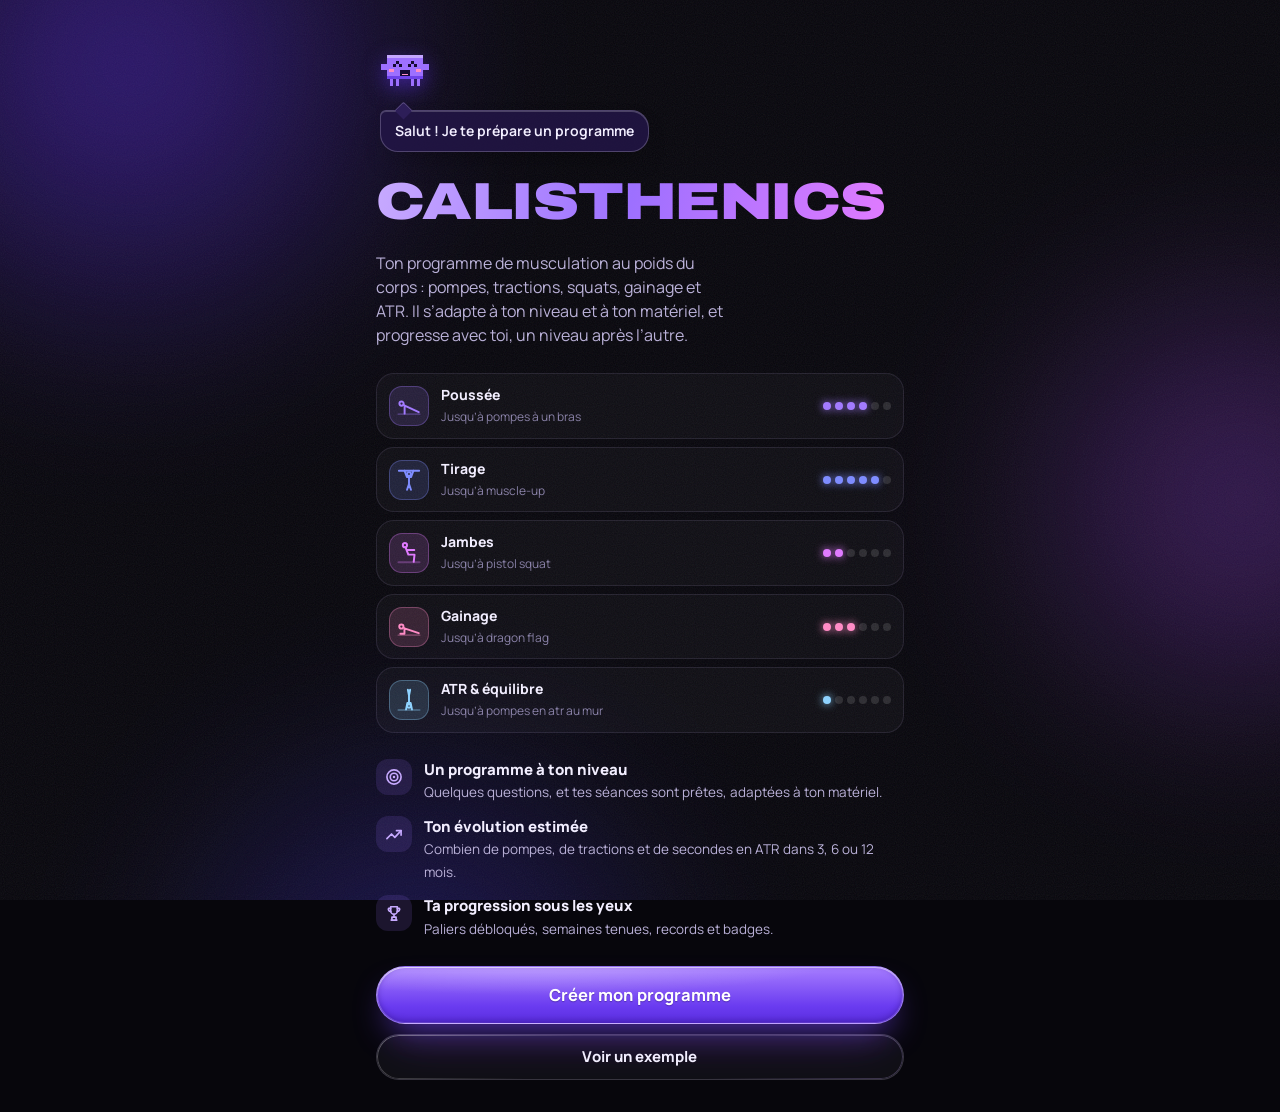
<file: index.html>
<!doctype html>
<html lang="fr">
<head>
<meta charset="utf-8">
<meta name="viewport" content="width=device-width, initial-scale=1, viewport-fit=cover">
<title>Calisthenics</title>
<meta name="description" content="Programme de calisthenics au poids du corps : pompes, tractions, ATR. Des niveaux à débloquer et ta progression sous les yeux.">
<meta name="theme-color" content="#07060c">
<meta name="apple-mobile-web-app-capable" content="yes">
<meta name="mobile-web-app-capable" content="yes">
<meta name="apple-mobile-web-app-status-bar-style" content="black-translucent">
<meta name="apple-mobile-web-app-title" content="Calisthenics">
<link rel="manifest" href="manifest.webmanifest">
<link rel="icon" href="icons/icon.svg?v=2" type="image/svg+xml">
<link rel="apple-touch-icon" href="icons/icon-180.png?v=2">
<link rel="preconnect" href="https://fonts.googleapis.com">
<link rel="preconnect" href="https://fonts.gstatic.com" crossorigin>
<link rel="stylesheet" href="https://fonts.googleapis.com/css2?family=Archivo:wdth,wght@62..125,400..900&family=Manrope:wght@400..800&display=swap">
<link rel="stylesheet" href="css/styles.css">
</head>
<body>
<div class="aurora" aria-hidden="true"><i></i><i></i><i></i></div>
<main id="app" class="app"></main>
<nav id="tabbar" class="tabbar" aria-label="Navigation principale" hidden></nav>
<div id="player-root"></div>
<script src="js/data.js"></script>
<script src="js/config.js"></script>
<script src="js/vendor/supabase.js"></script>
<script src="js/cloud.js"></script>
<script src="js/push.js"></script>
<script src="js/mascot.js"></script>
<script src="js/tutos.js"></script>
<script src="js/app.js"></script>
</body>
</html>
</file>
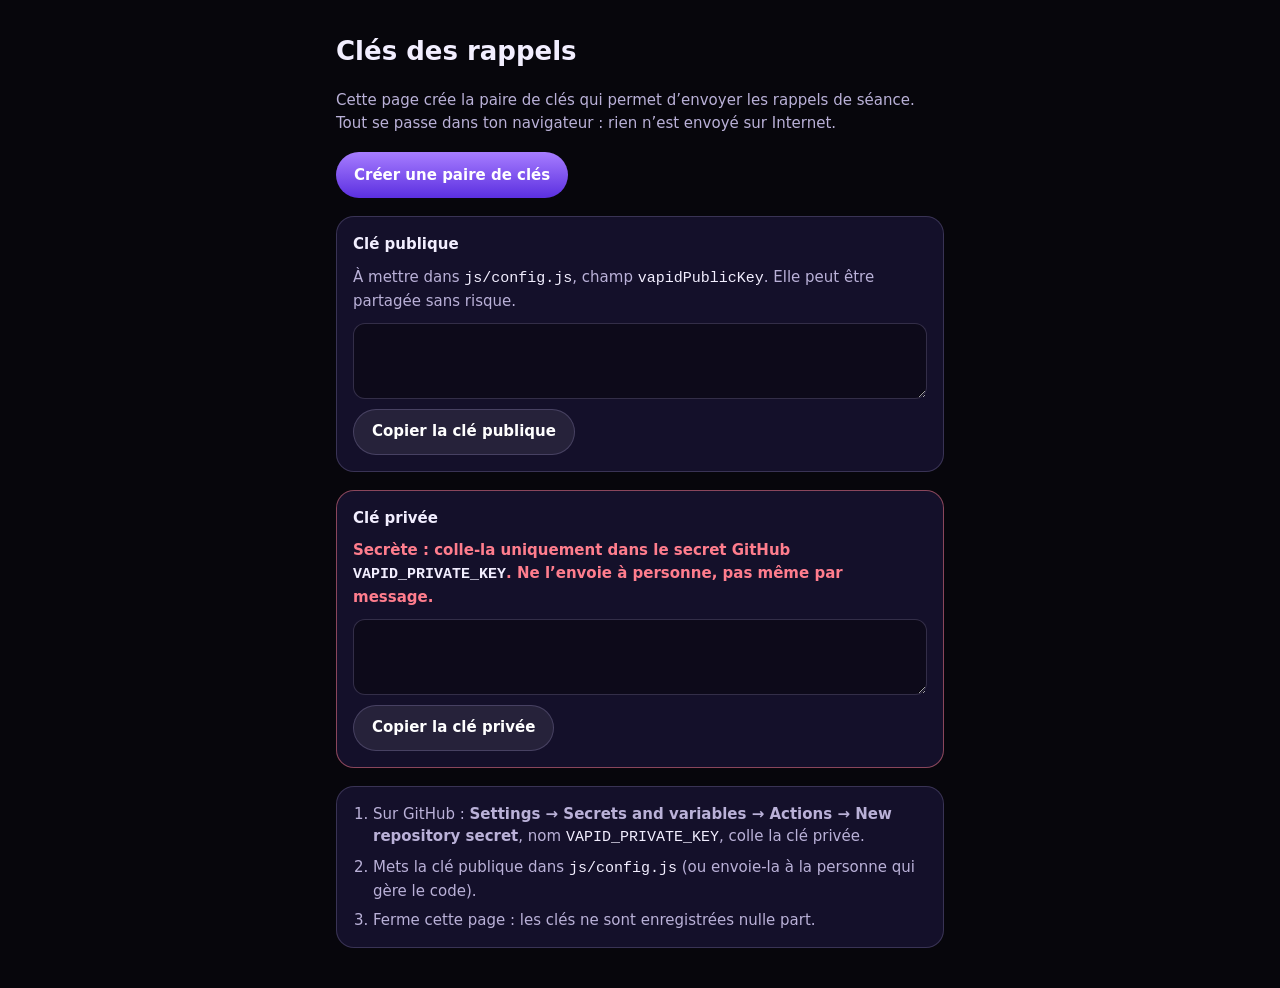
<file: outils/cles-notifications.html>
<!doctype html>
<html lang="fr">
<head>
<meta charset="utf-8">
<meta name="viewport" content="width=device-width, initial-scale=1">
<meta name="robots" content="noindex">
<title>Clés des rappels</title>
<style>
  :root { color-scheme: dark; --bg: #07060c; --card: #14102a; --ink: #f2eeff; --ink-2: #bab1d8; --line: rgba(206, 190, 255, 0.2); --violet: #9d70ff; --bad: #ff7d8d; }
  * { box-sizing: border-box; }
  body { margin: 0; background: var(--bg); color: var(--ink); font: 15px/1.5 system-ui, -apple-system, "Segoe UI", sans-serif; }
  main { max-width: 640px; margin: 0 auto; padding: 32px max(16px, env(safe-area-inset-left)) 48px max(16px, env(safe-area-inset-right)); display: grid; gap: 18px; }
  h1 { font-size: 26px; margin: 0; }
  p { margin: 0; color: var(--ink-2); }
  .card { background: var(--card); border: 1px solid var(--line); border-radius: 18px; padding: 16px; display: grid; gap: 10px; }
  .card.secret { border-color: rgba(255, 125, 141, 0.5); }
  label { font-weight: 700; }
  textarea { width: 100%; min-height: 76px; resize: vertical; padding: 10px 12px; border-radius: 12px; border: 1px solid var(--line); background: #0d0a1a; color: var(--ink); font: 13px ui-monospace, Menlo, monospace; word-break: break-all; }
  button { min-height: 46px; padding: 0 18px; border-radius: 999px; border: 0; font: inherit; font-weight: 800; color: #fff; background: linear-gradient(180deg, #a77dff, #5b2fe0); cursor: pointer; justify-self: start; }
  button.ghost { background: rgba(255, 255, 255, 0.08); border: 1px solid var(--line); }
  .warn { color: var(--bad); font-weight: 600; }
  ol { margin: 0; padding-left: 20px; color: var(--ink-2); display: grid; gap: 6px; }
  code { color: var(--ink); }
  :focus-visible { outline: 2px solid #c7aaff; outline-offset: 3px; }
</style>
</head>
<body>
<main>
  <h1>Clés des rappels</h1>
  <p>Cette page crée la paire de clés qui permet d’envoyer les rappels de séance. Tout se passe dans ton navigateur : rien n’est envoyé sur Internet.</p>
  <button type="button" id="gen">Créer une paire de clés</button>
  <p id="err" class="warn" role="alert" hidden></p>
  <div id="out" hidden style="display:grid;gap:18px">
    <div class="card">
      <label for="pub">Clé publique</label>
      <p>À mettre dans <code>js/config.js</code>, champ <code>vapidPublicKey</code>. Elle peut être partagée sans risque.</p>
      <textarea id="pub" readonly></textarea>
      <button type="button" class="ghost" data-copy="pub">Copier la clé publique</button>
    </div>
    <div class="card secret">
      <label for="priv">Clé privée</label>
      <p class="warn">Secrète : colle-la uniquement dans le secret GitHub <code>VAPID_PRIVATE_KEY</code>. Ne l’envoie à personne, pas même par message.</p>
      <textarea id="priv" readonly></textarea>
      <button type="button" class="ghost" data-copy="priv">Copier la clé privée</button>
    </div>
    <div class="card">
      <ol>
        <li>Sur GitHub : <b>Settings → Secrets and variables → Actions → New repository secret</b>, nom <code>VAPID_PRIVATE_KEY</code>, colle la clé privée.</li>
        <li>Mets la clé publique dans <code>js/config.js</code> (ou envoie-la à la personne qui gère le code).</li>
        <li>Ferme cette page : les clés ne sont enregistrées nulle part.</li>
      </ol>
    </div>
  </div>
</main>
<script>
  function b64url(buf) {
    var s = '', bytes = new Uint8Array(buf);
    for (var i = 0; i < bytes.length; i++) s += String.fromCharCode(bytes[i]);
    return btoa(s).replace(/\+/g, '-').replace(/\//g, '_').replace(/=+$/, '');
  }
  document.getElementById('gen').addEventListener('click', function () {
    var err = document.getElementById('err');
    err.hidden = true;
    if (!window.crypto || !crypto.subtle) { err.hidden = false; err.textContent = 'Ce navigateur ne permet pas de créer les clés. Ouvre la page depuis le site publié (adresse en https) avec un navigateur récent.'; return; }
    crypto.subtle.generateKey({ name: 'ECDSA', namedCurve: 'P-256' }, true, ['sign', 'verify']).then(function (k) {
      return Promise.all([crypto.subtle.exportKey('raw', k.publicKey), crypto.subtle.exportKey('jwk', k.privateKey)]);
    }).then(function (r) {
      document.getElementById('pub').value = b64url(r[0]);
      document.getElementById('priv').value = r[1].d;
      document.getElementById('out').hidden = false;
      document.getElementById('gen').textContent = 'Créer une autre paire';
    }).catch(function () { err.hidden = false; err.textContent = 'La création des clés a échoué. Réessaie.'; });
  });
  document.addEventListener('click', function (e) {
    var id = e.target.getAttribute && e.target.getAttribute('data-copy');
    if (!id) return;
    var ta = document.getElementById(id), btn = e.target, label = btn.textContent;
    var done = function () { btn.textContent = 'Copiée'; setTimeout(function () { btn.textContent = label; }, 1600); };
    try { navigator.clipboard.writeText(ta.value).then(done, function () { ta.select(); }); } catch (x) { ta.select(); }
  });
</script>
</body>
</html>
</file>
<file: css/styles.css>
/*
  Calisthenics : interface sombre, accents violets, verre liquide.
  Mise en page : une colonne type app mobile (max 560 px), barre d’onglets en verre en bas,
  lecteur de séance plein écran par-dessus.
*/
:root {
  color-scheme: dark;
  --bg: #07060c;
  --bg-raise: #100d1c;
  --ink: #f2eeff;
  --ink-2: #bab1d8;
  --ink-3: #8a82a8;
  --line: rgba(206, 190, 255, 0.11);
  --line-strong: rgba(206, 190, 255, 0.2);
  --glass: rgba(150, 120, 255, 0.075);
  --glass-strong: rgba(150, 120, 255, 0.14);
  --violet: #9d70ff;
  --violet-2: #c7aaff;
  --violet-deep: #5b2fe0;
  --violet-ink: #160b33;
  --flame: #ffb35c;
  --good: #67e4b9;
  --bad: #ff7d8d;

  --heat-0: rgba(206, 190, 255, 0.07);
  --heat-1: #34245f;
  --heat-2: #5332a6;
  --heat-3: #7d52ee;
  --heat-4: #c3a3ff;

  --font-display: "Archivo", "Arial Black", "Helvetica Neue", system-ui, sans-serif;
  --font-body: "Manrope", system-ui, -apple-system, "Segoe UI", Roboto, sans-serif;

  --r-xl: 30px;
  --r-lg: 24px;
  --r-md: 18px;
  --r-sm: 12px;
  --tabbar-h: 76px;
  --spring: cubic-bezier(0.2, 1.5, 0.35, 1);
  --ease-out: cubic-bezier(0.16, 1, 0.3, 1);

  padding-top: env(safe-area-inset-top, 0px);
  padding-bottom: env(safe-area-inset-bottom, 0px);
}

* { box-sizing: border-box; }
html { -webkit-text-size-adjust: 100%; }
html, body { min-height: 100%; }
body {
  margin: 0;
  background: var(--bg);
  color: var(--ink);
  font-family: var(--font-body);
  font-size: 15px;
  line-height: 1.5;
  -webkit-font-smoothing: antialiased;
  -webkit-tap-highlight-color: transparent;
  overflow-x: hidden;
}
button, input, select, textarea { font: inherit; color: inherit; }
button { cursor: pointer; }
h1, h2, h3, h4 { margin: 0; font-family: var(--font-display); font-weight: 800; line-height: 1.05; text-wrap: balance; }
p { margin: 0; }
svg { display: block; }
:focus-visible { outline: 2px solid var(--violet-2); outline-offset: 3px; border-radius: 10px; }
[hidden] { display: none !important; }
.sr-only { position: absolute; width: 1px; height: 1px; overflow: hidden; clip: rect(0 0 0 0); white-space: nowrap; }

/* ---------- Fond : aurores violettes qui dérivent lentement ---------- */
.aurora { position: fixed; inset: 0; z-index: 0; pointer-events: none; overflow: hidden; }
.aurora i {
  position: absolute; border-radius: 50%; filter: blur(70px); opacity: 0.55;
  animation: drift 26s ease-in-out infinite alternate;
}
.aurora i:nth-child(1) { width: 60vmax; height: 60vmax; left: -20vmax; top: -25vmax; background: radial-gradient(circle, #5b2fe0 0%, transparent 65%); }
.aurora i:nth-child(2) { width: 50vmax; height: 50vmax; right: -22vmax; top: 20vh; background: radial-gradient(circle, #8f3fd9 0%, transparent 65%); animation-duration: 32s; animation-delay: -8s; opacity: 0.4; }
.aurora i:nth-child(3) { width: 55vmax; height: 55vmax; left: 5vw; bottom: -35vmax; background: radial-gradient(circle, #3a2bb8 0%, transparent 65%); animation-duration: 38s; animation-delay: -14s; opacity: 0.45; }
.aurora::after {
  content: ""; position: absolute; inset: 0; opacity: 0.08; mix-blend-mode: overlay;
  background-image: url("data:image/svg+xml,%3Csvg xmlns='http://www.w3.org/2000/svg' width='160' height='160'%3E%3Cfilter id='n'%3E%3CfeTurbulence type='fractalNoise' baseFrequency='.9' numOctaves='2' stitchTiles='stitch'/%3E%3C/filter%3E%3Crect width='100%25' height='100%25' filter='url(%23n)'/%3E%3C/svg%3E");
}
@keyframes drift {
  0% { transform: translate3d(0, 0, 0) scale(1); }
  50% { transform: translate3d(6vw, 4vh, 0) scale(1.08); }
  100% { transform: translate3d(-4vw, 8vh, 0) scale(0.95); }
}

/* ---------- Coque de l'app ---------- */
.app {
  position: relative; z-index: 1;
  max-width: 560px; margin: 0 auto;
  padding-left: max(16px, env(safe-area-inset-left, 0px));
  padding-right: max(16px, env(safe-area-inset-right, 0px));
  padding-block: 18px calc(var(--tabbar-h) + 34px + env(safe-area-inset-bottom, 0px));
}
.app.no-tabs { padding-bottom: 32px; }
.view { display: grid; gap: 18px; animation: view-in 0.5s var(--ease-out) both; }
.view > *, .stage > *, .player-inner > * { min-width: 0; max-width: 100%; }
@keyframes view-in { from { opacity: 0.001; transform: translateY(10px); } to { opacity: 1; transform: none; } }

.topbar { display: flex; align-items: center; justify-content: space-between; gap: 12px; padding-top: 4px; }
.topbar .hello, .topbar .topbar-text { flex: 1; min-width: 0; }
.eyebrow { font-size: 11.5px; font-weight: 700; letter-spacing: 0.12em; text-transform: uppercase; color: var(--ink-3); }
.title-xl { font-size: clamp(30px, 8.6vw, 40px); font-stretch: 118%; letter-spacing: -0.01em; }
.title-lg { font-size: 26px; font-stretch: 115%; }
.title-md { font-size: 19px; font-stretch: 110%; }
.muted { color: var(--ink-2); }
.faint { color: var(--ink-3); }
.num { font-family: var(--font-display); font-variant-numeric: tabular-nums; font-stretch: 112%; }

.section-head { display: flex; align-items: baseline; justify-content: space-between; gap: 12px; margin-top: 6px; }
.section-head h2 { font-size: 17px; font-stretch: 112%; letter-spacing: 0.01em; }
.section-head .link { background: none; border: 0; color: var(--violet-2); font-weight: 700; font-size: 13px; padding: 4px 2px; }

/* ---------- Surfaces ---------- */
.card {
  position: relative;
  background: linear-gradient(180deg, rgba(255, 255, 255, 0.045), rgba(255, 255, 255, 0.02));
  border: 1px solid var(--line);
  border-radius: var(--r-lg);
  padding: 18px;
}
.card.tight { padding: 14px; }
.card-hero {
  position: relative; overflow: hidden; isolation: isolate;
  border-radius: var(--r-xl);
  padding: 22px 20px 20px;
  border: 1px solid rgba(214, 196, 255, 0.22);
  background:
    radial-gradient(120% 90% at 100% 0%, rgba(157, 112, 255, 0.42), transparent 60%),
    radial-gradient(90% 70% at 0% 100%, rgba(91, 47, 224, 0.35), transparent 65%),
    linear-gradient(160deg, rgba(40, 24, 86, 0.85), rgba(16, 11, 32, 0.92));
  box-shadow: inset 0 1px 0 rgba(255, 255, 255, 0.18), 0 30px 60px -30px rgba(91, 47, 224, 0.6);
}
.card-hero::before {
  content: ""; position: absolute; inset: -40% -10% auto auto; width: 70%; aspect-ratio: 1;
  background: conic-gradient(from 200deg, transparent, rgba(199, 170, 255, 0.25), transparent 40%);
  filter: blur(30px); z-index: -1; animation: slow-spin 18s linear infinite;
}
@keyframes slow-spin { to { transform: rotate(360deg); } }

.hero-top { display: flex; align-items: flex-start; justify-content: space-between; gap: 10px; }
.hero-title { font-size: clamp(28px, 8vw, 36px); font-stretch: 122%; text-transform: uppercase; letter-spacing: -0.005em; margin-top: 6px; }
.hero-meta { display: flex; flex-wrap: wrap; gap: 8px; margin-top: 12px; }
.ex-list { display: grid; gap: 2px; margin: 18px 0 18px; }
.ex-row {
  display: grid; grid-template-columns: 40px 1fr auto; align-items: center; gap: 12px;
  padding: 8px 0; border-top: 1px solid rgba(214, 196, 255, 0.1);
}
.ex-row:first-child { border-top: 0; }
.ex-row .name { font-weight: 700; line-height: 1.25; min-width: 0; }
.ex-row .name small { display: block; font-weight: 500; color: var(--ink-3); font-size: 12px; }
.ex-row .dose { font-family: var(--font-display); font-stretch: 112%; font-weight: 700; font-variant-numeric: tabular-nums; color: var(--violet-2); white-space: nowrap; }

.picto {
  width: 40px; height: 40px; border-radius: 13px; display: grid; place-items: center;
  background: color-mix(in srgb, var(--fc, var(--violet)) 16%, transparent);
  border: 1px solid color-mix(in srgb, var(--fc, var(--violet)) 32%, transparent);
  color: var(--fc, var(--violet));
}
.picto svg { width: 26px; height: 26px; }
.picto.lg { width: 64px; height: 64px; border-radius: 20px; }
.picto.lg svg { width: 42px; height: 42px; }

.chip {
  display: inline-flex; align-items: center; gap: 6px;
  padding: 6px 11px; border-radius: 999px;
  font-size: 12.5px; font-weight: 700; line-height: 1;
  background: rgba(255, 255, 255, 0.06); border: 1px solid var(--line); color: var(--ink-2);
  white-space: nowrap;
}
.chip svg { width: 14px; height: 14px; }
.chip.violet { background: rgba(157, 112, 255, 0.16); border-color: rgba(199, 170, 255, 0.3); color: var(--violet-2); }
.chip.flame { background: rgba(255, 179, 92, 0.12); border-color: rgba(255, 179, 92, 0.3); color: var(--flame); }
.chip.good { background: rgba(103, 228, 185, 0.12); border-color: rgba(103, 228, 185, 0.3); color: var(--good); }

/* ---------- Boutons en verre liquide ---------- */
.btn {
  --mx: 50%; --my: 0%;
  position: relative; overflow: hidden; isolation: isolate;
  display: inline-flex; align-items: center; justify-content: center; gap: 9px;
  min-height: 46px; padding: 0 20px;
  border-radius: 999px;
  border: 1px solid rgba(232, 222, 255, 0.18);
  background: linear-gradient(180deg, rgba(255, 255, 255, 0.12), rgba(255, 255, 255, 0.03));
  -webkit-backdrop-filter: blur(16px) saturate(170%);
  backdrop-filter: blur(16px) saturate(170%);
  box-shadow:
    inset 0 1px 0 rgba(255, 255, 255, 0.28),
    inset 0 -1px 0 rgba(255, 255, 255, 0.06),
    inset 0 0 0 0.5px rgba(255, 255, 255, 0.05),
    0 10px 24px -12px rgba(0, 0, 0, 0.7);
  color: var(--ink); font-weight: 750; font-size: 15px; letter-spacing: 0.005em;
  transition: transform 0.55s var(--spring), box-shadow 0.3s ease, background 0.3s ease;
  user-select: none; -webkit-user-select: none; touch-action: manipulation;
}
.btn svg { width: 18px; height: 18px; flex: none; }
/* Reflet spéculaire qui suit le doigt / la souris */
.btn::before {
  content: ""; position: absolute; inset: 0; z-index: -1; border-radius: inherit; pointer-events: none;
  background: radial-gradient(140px circle at var(--mx) var(--my), rgba(255, 255, 255, 0.28), transparent 60%);
  opacity: 0; transition: opacity 0.35s ease;
}
/* Liseré lumineux type verre */
.btn::after {
  content: ""; position: absolute; inset: 0; border-radius: inherit; pointer-events: none;
  padding: 1px;
  background: linear-gradient(140deg, rgba(255, 255, 255, 0.55), rgba(255, 255, 255, 0) 35%, rgba(255, 255, 255, 0) 65%, rgba(199, 170, 255, 0.5));
  -webkit-mask: linear-gradient(#000 0 0) content-box, linear-gradient(#000 0 0);
  -webkit-mask-composite: xor; mask-composite: exclude;
  opacity: 0.55;
}
@media (hover: hover) {
  .btn:hover::before { opacity: 1; }
  .btn:hover { box-shadow: inset 0 1px 0 rgba(255, 255, 255, 0.34), inset 0 -1px 0 rgba(255, 255, 255, 0.08), 0 14px 30px -12px rgba(91, 47, 224, 0.55); }
}
.btn.is-pressed { transform: scale(0.955); transition-duration: 0.12s; }
.btn.is-pressed::before { opacity: 1; }
.btn.squish { animation: squish 0.7s var(--spring); }
@keyframes squish {
  0% { transform: scale(0.955); }
  30% { transform: scale(1.045, 0.97); }
  55% { transform: scale(0.985, 1.025); }
  80% { transform: scale(1.01, 0.995); }
  100% { transform: scale(1); }
}
.btn:disabled { opacity: 0.45; cursor: not-allowed; }

.btn.primary {
  border-color: rgba(222, 205, 255, 0.4);
  background:
    radial-gradient(120% 140% at 30% -20%, rgba(255, 255, 255, 0.35), transparent 50%),
    linear-gradient(180deg, #a77dff, #6a3bf0 70%, #5b2fe0);
  color: #fff;
  box-shadow:
    inset 0 1px 0 rgba(255, 255, 255, 0.5),
    inset 0 -2px 6px rgba(40, 10, 120, 0.45),
    0 16px 34px -14px rgba(120, 70, 255, 0.85);
  text-shadow: 0 1px 1px rgba(30, 10, 80, 0.35);
}
.btn.lg { min-height: 58px; font-size: 16.5px; padding: 0 26px; }
.btn.block { display: flex; width: 100%; }
.btn.icon { width: 46px; min-height: 46px; padding: 0; }
.btn.icon.sm { width: 38px; min-height: 38px; }
.btn.ghost { background: rgba(255, 255, 255, 0.04); box-shadow: inset 0 1px 0 rgba(255, 255, 255, 0.12); }
.btn.danger { color: var(--bad); }

/* Goutte de verre liquide qui apparaît au point de contact */
.lg-drop {
  position: absolute; z-index: 0; pointer-events: none;
  width: var(--d, 160px); height: var(--d, 160px);
  left: var(--x); top: var(--y);
  border-radius: 46% 54% 52% 48% / 50% 44% 56% 50%;
  background:
    radial-gradient(circle at 32% 28%, rgba(255, 255, 255, 0.55), rgba(255, 255, 255, 0) 32%),
    radial-gradient(circle at 70% 75%, rgba(199, 170, 255, 0.35), rgba(199, 170, 255, 0) 45%),
    radial-gradient(circle, rgba(220, 205, 255, 0.16), rgba(157, 112, 255, 0.08) 60%, rgba(157, 112, 255, 0) 72%);
  -webkit-backdrop-filter: blur(2px) saturate(220%) brightness(1.25);
  backdrop-filter: blur(2px) saturate(220%) brightness(1.25);
  box-shadow:
    inset 3px 3px 8px rgba(255, 255, 255, 0.55),
    inset -4px -5px 10px rgba(70, 30, 190, 0.45),
    0 0 26px rgba(170, 130, 255, 0.45);
  transform: translate(-50%, -50%) scale(0);
  animation: lg-drop 0.85s var(--ease-out) forwards;
}
@keyframes lg-drop {
  0% { transform: translate(-50%, -50%) scale(0) rotate(0deg); opacity: 1; border-radius: 50%; }
  35% { opacity: 1; border-radius: 42% 58% 60% 40% / 52% 40% 60% 48%; }
  70% { opacity: 0.55; border-radius: 55% 45% 40% 60% / 45% 58% 42% 55%; }
  100% { transform: translate(-50%, -50%) scale(1) rotate(25deg); opacity: 0; border-radius: 50%; }
}

/* ---------- Statistiques ---------- */
.stats { display: grid; grid-template-columns: repeat(3, minmax(0, 1fr)); gap: 10px; }
.stat { padding: 14px 12px; border-radius: var(--r-md); background: rgba(255, 255, 255, 0.035); border: 1px solid var(--line); min-width: 0; }
.stat .v { font-family: var(--font-display); font-weight: 800; font-size: 24px; font-stretch: 115%; font-variant-numeric: tabular-nums; line-height: 1.05; display: flex; align-items: center; gap: 6px; }
.stat .v svg { width: 20px; height: 20px; }
.stat .l { font-size: 12px; color: var(--ink-3); font-weight: 600; margin-top: 4px; line-height: 1.25; }
.stat.flame .v { color: var(--flame); }

.week-strip { display: grid; grid-template-columns: repeat(7, minmax(0, 1fr)); gap: 6px; margin-top: 14px; }
.wday { display: grid; justify-items: center; gap: 6px; font-size: 11px; font-weight: 700; color: var(--ink-3); }
.wday .dot {
  width: 100%; max-width: 38px; aspect-ratio: 1; border-radius: 12px;
  display: grid; place-items: center;
  background: rgba(255, 255, 255, 0.04); border: 1px solid var(--line);
}
.wday .dot svg { width: 16px; height: 16px; }
.wday.done .dot { background: linear-gradient(160deg, #a77dff, #5b2fe0); border-color: rgba(222, 205, 255, 0.45); color: #fff; box-shadow: 0 6px 18px -8px rgba(157, 112, 255, 0.9); }
.wday.today { color: var(--ink); }
.wday.today .dot { border-color: var(--violet-2); }

.progress { height: 8px; border-radius: 999px; background: rgba(255, 255, 255, 0.07); overflow: hidden; }
.progress > i { display: block; height: 100%; border-radius: inherit; background: linear-gradient(90deg, #6a3bf0, #c7aaff); transition: width 0.8s var(--ease-out); }
.progress.fc > i { background: linear-gradient(90deg, color-mix(in srgb, var(--fc) 55%, #2a1760), var(--fc)); }

.next-level { display: grid; grid-template-columns: 40px 1fr; gap: 12px; align-items: center; }
.next-level .row { display: flex; justify-content: space-between; gap: 8px; font-size: 13px; margin-bottom: 7px; }
.next-level .row b { font-weight: 750; min-width: 0; }

.quote { font-size: 14px; color: var(--ink-2); padding: 2px 4px; display: flex; gap: 10px; align-items: flex-start; }
.quote svg { width: 18px; height: 18px; color: var(--violet); flex: none; margin-top: 2px; }

/* ---------- Barre d'onglets en verre ---------- */
.tabbar {
  position: fixed; z-index: 20; left: 50%; transform: translateX(-50%);
  bottom: calc(14px + env(safe-area-inset-bottom, 0px));
  width: min(520px, calc(100% - 2 * max(16px, env(safe-area-inset-left, 0px))));
  height: 64px; padding: 6px;
  display: grid; grid-template-columns: repeat(4, 1fr);
  border-radius: 999px;
  background: rgba(22, 16, 40, 0.55);
  -webkit-backdrop-filter: blur(22px) saturate(180%);
  backdrop-filter: blur(22px) saturate(180%);
  border: 1px solid rgba(232, 222, 255, 0.14);
  box-shadow: inset 0 1px 0 rgba(255, 255, 255, 0.16), 0 20px 40px -12px rgba(0, 0, 0, 0.8);
}
.tab {
  position: relative; z-index: 1; border: 0; background: none; border-radius: 999px;
  display: grid; place-items: center; align-content: center; gap: 3px;
  color: var(--ink-3); font-size: 11px; font-weight: 750; letter-spacing: 0.01em;
  transition: color 0.3s ease;
}
.tab svg { width: 22px; height: 22px; transition: transform 0.5s var(--spring); }
.tab[aria-current="page"] { color: var(--ink); }
.tab[aria-current="page"] svg { transform: translateY(-1px) scale(1.06); }
.tab-lens {
  position: absolute; z-index: 0; top: 6px; bottom: 6px; left: 0; width: 0;
  border-radius: 999px;
  background: linear-gradient(180deg, rgba(199, 170, 255, 0.28), rgba(157, 112, 255, 0.12));
  border: 1px solid rgba(232, 222, 255, 0.28);
  box-shadow: inset 0 1px 0 rgba(255, 255, 255, 0.35), inset 0 -6px 14px rgba(91, 47, 224, 0.3), 0 6px 20px -6px rgba(157, 112, 255, 0.7);
  transition: transform 0.6s var(--spring), width 0.6s var(--spring);
}
.tab-lens.stretch { animation: lens-stretch 0.6s var(--ease-out); }
@keyframes lens-stretch { 0% { scale: 1 1; } 35% { scale: 1.22 0.86; } 70% { scale: 0.96 1.04; } 100% { scale: 1 1; } }

/* ---------- Programme ---------- */
.plan-item { display: grid; gap: 12px; }
.plan-head { display: grid; grid-template-columns: auto 1fr auto; gap: 12px; align-items: center; }
.plan-idx {
  width: 38px; height: 38px; border-radius: 12px; display: grid; place-items: center;
  font-family: var(--font-display); font-weight: 800; font-stretch: 115%;
  background: rgba(255, 255, 255, 0.05); border: 1px solid var(--line); color: var(--ink-2);
}
.plan-item.is-next .plan-idx { background: linear-gradient(160deg, #a77dff, #5b2fe0); color: #fff; border-color: transparent; }
.plan-item.is-done .plan-idx { color: var(--good); border-color: rgba(103, 228, 185, 0.35); background: rgba(103, 228, 185, 0.08); }
.plan-item .ex-list { margin: 0; }
.summary-chips { display: flex; flex-wrap: wrap; gap: 8px; }

.fam-grid { display: grid; gap: 10px; }
.fam-row { display: grid; grid-template-columns: 40px 1fr auto; gap: 12px; align-items: center; padding: 12px; border-radius: var(--r-md); background: rgba(255, 255, 255, 0.03); border: 1px solid var(--line); text-align: left; width: 100%; }
.fam-row .t { min-width: 0; }
.fam-row .t b { display: block; font-weight: 750; line-height: 1.25; }
.fam-row .t span { font-size: 12.5px; color: var(--ink-3); }
.fam-row .lvl { font-family: var(--font-display); font-stretch: 112%; font-weight: 800; color: var(--ink-2); font-size: 13px; white-space: nowrap; }

/* ---------- Segmented & options ---------- */
.seg { display: grid; grid-auto-flow: column; grid-auto-columns: 1fr; gap: 4px; padding: 4px; border-radius: 999px; background: rgba(255, 255, 255, 0.04); border: 1px solid var(--line); }
.seg button { min-height: 40px; border: 0; border-radius: 999px; background: none; color: var(--ink-2); font-weight: 750; font-size: 14px; padding: 0 8px; position: relative; overflow: hidden; }
.seg button[aria-pressed="true"] { color: #fff; background: linear-gradient(180deg, rgba(167, 125, 255, 0.9), rgba(91, 47, 224, 0.9)); box-shadow: inset 0 1px 0 rgba(255, 255, 255, 0.4), 0 6px 16px -8px rgba(157, 112, 255, 0.9); }

.options { display: grid; gap: 10px; }
.option {
  position: relative; overflow: hidden; isolation: isolate;
  display: grid; grid-template-columns: auto 1fr auto; gap: 14px; align-items: center;
  width: 100%; text-align: left; padding: 16px; border-radius: var(--r-md);
  background: rgba(255, 255, 255, 0.035); border: 1px solid var(--line);
  transition: border-color 0.25s ease, background 0.25s ease, transform 0.5s var(--spring);
}
.option .o-t b { display: block; font-weight: 800; font-size: 16px; }
.option .o-t span { font-size: 13px; color: var(--ink-3); }
.option .o-big { font-family: var(--font-display); font-stretch: 120%; font-weight: 800; font-size: 22px; min-width: 56px; color: var(--violet-2); }
.option .check { width: 24px; height: 24px; border-radius: 50%; border: 1.5px solid var(--line-strong); display: grid; place-items: center; color: transparent; }
.option .check svg { width: 14px; height: 14px; }
.option[aria-pressed="true"] { border-color: rgba(199, 170, 255, 0.55); background: rgba(157, 112, 255, 0.12); }
.option[aria-pressed="true"] .check { background: var(--violet); border-color: var(--violet); color: #fff; }

.field { display: grid; gap: 8px; }
.field label, .field .label { font-size: 13px; font-weight: 700; color: var(--ink-2); }
.input {
  width: 100%; min-height: 50px; padding: 0 16px; border-radius: var(--r-md);
  background: rgba(255, 255, 255, 0.05); border: 1px solid var(--line-strong); color: var(--ink);
  font-size: 16px; outline: none;
}
.input:focus { border-color: var(--violet-2); box-shadow: 0 0 0 4px rgba(157, 112, 255, 0.18); }
textarea.input { min-height: 120px; padding: 12px 14px; font-family: ui-monospace, Menlo, monospace; font-size: 12px; resize: vertical; }

.toggle-row { display: flex; align-items: center; justify-content: space-between; gap: 14px; padding: 12px 0; border-top: 1px solid var(--line); }
.toggle-row:first-child { border-top: 0; padding-top: 0; }
.toggle-row .t b { display: block; font-weight: 750; }
.toggle-row .t span { font-size: 12.5px; color: var(--ink-3); }
.switch { position: relative; width: 52px; height: 32px; border-radius: 999px; border: 1px solid var(--line-strong); background: rgba(255, 255, 255, 0.08); flex: none; transition: background 0.3s ease; }
.switch::after { content: ""; position: absolute; top: 3px; left: 3px; width: 24px; height: 24px; border-radius: 50%; background: linear-gradient(180deg, #fff, #d9d0f5); box-shadow: 0 2px 6px rgba(0, 0, 0, 0.4); transition: transform 0.5s var(--spring); }
.switch[aria-checked="true"] { background: linear-gradient(180deg, #a77dff, #5b2fe0); border-color: transparent; }
.switch[aria-checked="true"]::after { transform: translateX(20px); }

/* ---------- Onboarding ---------- */
.ob { display: grid; gap: 22px; min-height: calc(100vh - 60px); align-content: start; }
.ob-steps { display: grid; grid-template-columns: repeat(5, 1fr); gap: 6px; }
.ob-steps i { height: 4px; border-radius: 99px; background: rgba(255, 255, 255, 0.1); }
.ob-steps i.on { background: linear-gradient(90deg, #7d52ee, #c7aaff); }
.ob-nav { display: flex; gap: 10px; }
.ob-nav .btn.primary { flex: 1; }

.welcome { display: grid; gap: 26px; padding-top: 10px; }
.brand { display: flex; align-items: center; gap: 10px; }
.brand-mark { width: 40px; height: 40px; }
.brand b { font-family: var(--font-display); font-weight: 900; font-stretch: 125%; font-size: 20px; letter-spacing: 0.02em; }
.welcome-title { font-size: clamp(28px, 8.6vw, 52px); font-stretch: 125%; font-weight: 900; text-transform: uppercase; line-height: 0.92; letter-spacing: -0.01em; }
.welcome-title em { font-style: normal; background: linear-gradient(100deg, #c7aaff, #9d70ff 50%, #e07bff); -webkit-background-clip: text; background-clip: text; color: transparent; }
.ladder { display: grid; gap: 8px; }
.ladder-row { display: grid; grid-template-columns: 40px 1fr auto; gap: 12px; align-items: center; padding: 10px 12px; border-radius: var(--r-md); background: rgba(255, 255, 255, 0.03); border: 1px solid var(--line); }
.ladder-row .steps { display: flex; gap: 4px; }
.ladder-row .steps i { width: 8px; height: 8px; border-radius: 50%; background: rgba(255, 255, 255, 0.12); }
.ladder-row .steps i.on { background: var(--fc); box-shadow: 0 0 8px var(--fc); }
.ladder-row .t b { display: block; font-weight: 750; font-size: 14px; }
.ladder-row .t span { font-size: 12px; color: var(--ink-3); }
.feature-list { display: grid; gap: 12px; }
.feature { display: grid; grid-template-columns: 36px 1fr; gap: 12px; align-items: start; }
.feature .ic { width: 36px; height: 36px; border-radius: 12px; display: grid; place-items: center; background: rgba(157, 112, 255, 0.14); color: var(--violet-2); }
.feature .ic svg { width: 20px; height: 20px; }
.feature b { display: block; font-weight: 800; }
.feature span { font-size: 13.5px; color: var(--ink-2); }

.demo-banner {
  display: flex; align-items: center; justify-content: space-between; gap: 10px; flex-wrap: wrap;
  padding: 10px 12px 10px 16px; border-radius: var(--r-md);
  background: rgba(255, 179, 92, 0.1); border: 1px solid rgba(255, 179, 92, 0.3); color: var(--flame);
  font-size: 13px; font-weight: 700;
}
.demo-banner .btn { min-height: 36px; font-size: 13px; padding: 0 14px; color: var(--ink); }

/* ---------- Progrès ---------- */
.rank-card { display: grid; gap: 14px; }
.rank-top { display: flex; align-items: center; gap: 14px; }
.rank-emblem { width: 62px; height: 62px; flex: none; }
.rank-name { font-size: 28px; font-stretch: 122%; text-transform: uppercase; }
.rank-steps { display: grid; grid-template-columns: repeat(7, 1fr); gap: 4px; }
.rank-steps i { height: 4px; border-radius: 99px; background: rgba(255, 255, 255, 0.09); }
.rank-steps i.on { background: var(--violet-2); }
.rank-foot { display: flex; justify-content: space-between; font-size: 12.5px; color: var(--ink-3); gap: 8px; }

.chart-wrap { position: relative; }
.chart-wrap svg { width: 100%; height: auto; overflow: visible; }
.chart-wrap .axis { fill: var(--ink-3); font-size: 10.5px; font-family: var(--font-body); font-weight: 600; }
.chart-wrap .grid { stroke: rgba(206, 190, 255, 0.09); stroke-width: 1; }
.chart-wrap .bar { fill: rgba(157, 112, 255, 0.42); transition: fill 0.2s ease; }
.chart-wrap .bar.last { fill: var(--violet); }
.chart-wrap .bar-hit { fill: transparent; cursor: pointer; }
.chart-wrap .bar-hit:hover + .bar, .chart-wrap .bar.hot { fill: var(--violet-2); }
.chart-wrap .val { fill: var(--ink); font-size: 11px; font-weight: 800; font-family: var(--font-display); }
.tooltip {
  position: absolute; z-index: 5; pointer-events: none; transform: translate(-50%, calc(-100% - 10px));
  padding: 8px 10px; border-radius: 12px; font-size: 12px; line-height: 1.35; white-space: nowrap;
  background: rgba(24, 18, 44, 0.92); border: 1px solid var(--line-strong); color: var(--ink);
  -webkit-backdrop-filter: blur(10px); backdrop-filter: blur(10px);
  box-shadow: 0 10px 24px -8px rgba(0, 0, 0, 0.8);
}
.tooltip b { font-weight: 800; }

.heat { display: grid; grid-template-columns: auto 1fr; gap: 8px; }
.heat-days { display: grid; grid-template-rows: repeat(7, 1fr); gap: 3px; font-size: 9.5px; color: var(--ink-3); font-weight: 700; }
.heat-days span { display: flex; align-items: center; height: 100%; }
.heat-grid { display: grid; grid-auto-flow: column; grid-template-rows: repeat(7, 1fr); gap: 3px; }
.heat-cell { aspect-ratio: 1; border-radius: 4px; background: var(--heat-0); border: 0; padding: 0; min-width: 0; }
.heat-cell[data-l="1"] { background: var(--heat-1); }
.heat-cell[data-l="2"] { background: var(--heat-2); }
.heat-cell[data-l="3"] { background: var(--heat-3); }
.heat-cell[data-l="4"] { background: var(--heat-4); }
.heat-cell.future { background: transparent; }
.heat-cell.today { outline: 1.5px solid var(--violet-2); outline-offset: 1px; }
.heat-legend { display: flex; align-items: center; gap: 4px; justify-content: flex-end; font-size: 11px; color: var(--ink-3); margin-top: 10px; }
.heat-legend i { width: 11px; height: 11px; border-radius: 3px; display: inline-block; }

.fam-tabs { display: flex; gap: 8px; overflow-x: auto; padding-bottom: 4px; margin: 0 -2px; scrollbar-width: none; }
.fam-tabs::-webkit-scrollbar { display: none; }
.fam-tab { flex: none; display: inline-flex; align-items: center; gap: 7px; padding: 8px 13px 8px 9px; border-radius: 999px; border: 1px solid var(--line); background: rgba(255, 255, 255, 0.03); color: var(--ink-2); font-weight: 750; font-size: 13px; position: relative; overflow: hidden; }
.fam-tab svg { width: 20px; height: 20px; color: var(--fc); }
.fam-tab[aria-pressed="true"] { color: var(--ink); border-color: color-mix(in srgb, var(--fc) 60%, transparent); background: color-mix(in srgb, var(--fc) 16%, transparent); }

.path { position: relative; display: grid; gap: 0; margin-top: 16px; }
.path-node { position: relative; display: grid; grid-template-columns: 44px 1fr auto; gap: 14px; align-items: center; padding: 10px 0; width: 100%; background: none; border: 0; text-align: left; }
.path-node::before { content: ""; position: absolute; left: 21px; top: 0; bottom: 0; width: 2px; background: rgba(255, 255, 255, 0.08); z-index: 0; }
.path-node:first-child::before { top: 50%; }
.path-node:last-child::before { bottom: 50%; }
.path-node.done::before { background: color-mix(in srgb, var(--fc) 55%, transparent); }
.path-node.current::before { background: linear-gradient(180deg, color-mix(in srgb, var(--fc) 55%, transparent) 50%, rgba(255, 255, 255, 0.08) 50%); }
.path-dot { position: relative; z-index: 1; width: 44px; height: 44px; border-radius: 50%; display: grid; place-items: center; background: var(--bg-raise); border: 1.5px solid var(--line-strong); color: var(--ink-3); font-family: var(--font-display); font-weight: 800; font-size: 13px; font-stretch: 112%; }
.path-dot svg { width: 18px; height: 18px; }
.path-node.done .path-dot { background: color-mix(in srgb, var(--fc) 85%, #1b0f3a); border-color: transparent; color: #12082a; }
.path-node.current .path-dot { border: 2px solid var(--fc); color: var(--ink); background: color-mix(in srgb, var(--fc) 18%, var(--bg-raise)); box-shadow: 0 0 0 6px color-mix(in srgb, var(--fc) 14%, transparent), 0 0 24px color-mix(in srgb, var(--fc) 50%, transparent); animation: pulse 2.4s ease-in-out infinite; }
@keyframes pulse { 50% { box-shadow: 0 0 0 10px color-mix(in srgb, var(--fc) 6%, transparent), 0 0 30px color-mix(in srgb, var(--fc) 60%, transparent); } }
.path-node .t { min-width: 0; }
.path-node .t b { display: block; font-weight: 750; line-height: 1.25; }
.path-node .t span { font-size: 12.5px; color: var(--ink-3); }
.path-node.locked .t b { color: var(--ink-3); }
.path-node .tag { font-size: 11.5px; font-weight: 800; color: var(--ink-3); white-space: nowrap; }
.path-node.current .tag { color: var(--fc); }
.path-node.done .tag { color: var(--ink-2); }
.path-progress { margin: 2px 0 6px 58px; }

.pr-list { display: grid; gap: 0; }
.pr-row { display: grid; grid-template-columns: 40px 1fr auto; gap: 12px; align-items: center; padding: 10px 0; border-top: 1px solid var(--line); }
.pr-row:first-child { border-top: 0; padding-top: 0; }
.pr-row b { font-weight: 750; min-width: 0; line-height: 1.25; }
.pr-row .v { font-family: var(--font-display); font-weight: 800; font-stretch: 115%; font-size: 18px; font-variant-numeric: tabular-nums; }
.pr-row .v small { font-size: 11px; color: var(--ink-3); font-weight: 700; margin-left: 2px; }

.badges { display: grid; grid-template-columns: repeat(4, minmax(0, 1fr)); gap: 10px; }
.badge { display: grid; justify-items: center; gap: 6px; text-align: center; padding: 12px 4px 10px; border-radius: var(--r-md); background: rgba(255, 255, 255, 0.03); border: 1px solid var(--line); min-width: 0; }
.badge svg { width: 40px; height: 40px; }
.badge b { font-size: 11px; line-height: 1.2; font-weight: 750; color: var(--ink-3); overflow-wrap: anywhere; }
.badge.on { background: radial-gradient(100% 80% at 50% 0%, rgba(157, 112, 255, 0.22), rgba(255, 255, 255, 0.02)); border-color: rgba(199, 170, 255, 0.35); }
.badge.on b { color: var(--ink); }

.hist { display: grid; gap: 0; }
.hist-row { display: grid; grid-template-columns: 48px 1fr auto; gap: 12px; align-items: center; padding: 11px 0; border-top: 1px solid var(--line); }
.hist-row:first-child { border-top: 0; padding-top: 0; }
.hist-date { text-align: center; line-height: 1.05; border-radius: 12px; padding: 6px 0; background: rgba(255, 255, 255, 0.04); }
.hist-date b { display: block; font-family: var(--font-display); font-size: 18px; font-weight: 800; font-stretch: 112%; }
.hist-date span { font-size: 10.5px; color: var(--ink-3); font-weight: 700; text-transform: uppercase; letter-spacing: 0.06em; }
.hist-row .t { min-width: 0; }
.hist-row .t b { display: block; font-weight: 750; }
.hist-row .t span { font-size: 12.5px; color: var(--ink-3); }
.hist-row .xp { font-family: var(--font-display); font-weight: 800; font-stretch: 112%; color: var(--violet-2); font-size: 14px; white-space: nowrap; }

.empty { text-align: center; padding: 26px 10px; color: var(--ink-3); font-size: 14px; display: grid; gap: 6px; justify-items: center; }
.empty svg { width: 34px; height: 34px; color: var(--violet); opacity: 0.7; }

/* ---------- Lecteur de séance ---------- */
.player {
  position: fixed; inset: 0; z-index: 40; overflow-y: auto;
  background:
    radial-gradient(90% 60% at 50% 0%, rgba(91, 47, 224, 0.35), transparent 70%),
    radial-gradient(70% 50% at 50% 110%, rgba(143, 63, 217, 0.25), transparent 70%),
    var(--bg);
  animation: player-in 0.3s var(--ease-out) both;
}
@keyframes player-in { from { opacity: 0.001; transform: scale(0.98); } to { opacity: 1; transform: none; } }
.player-inner {
  max-width: 520px; min-height: 100%; margin: 0 auto;
  display: grid; grid-template-rows: auto 1fr auto; gap: 18px;
  padding-top: calc(14px + env(safe-area-inset-top, 0px));
  padding-bottom: calc(18px + env(safe-area-inset-bottom, 0px));
  padding-left: max(16px, env(safe-area-inset-left, 0px));
  padding-right: max(16px, env(safe-area-inset-right, 0px));
}
.player-top { display: grid; grid-template-columns: auto auto 1fr auto; align-items: center; gap: 12px; }
.player-top .ttl { text-align: center; font-size: 13px; font-weight: 750; color: var(--ink-2); min-width: 0; overflow: hidden; text-overflow: ellipsis; white-space: nowrap; }
.player-top .clock { font-family: var(--font-display); font-variant-numeric: tabular-nums; font-weight: 700; font-size: 13px; color: var(--ink-3); min-width: 46px; text-align: right; }
.segbar { display: flex; gap: 4px; margin-top: 12px; }
.segbar i { flex: 1; height: 4px; border-radius: 99px; background: rgba(255, 255, 255, 0.1); overflow: hidden; position: relative; }
.segbar i b { position: absolute; inset: 0; width: var(--p, 0%); background: linear-gradient(90deg, #7d52ee, #c7aaff); border-radius: inherit; transition: width 0.5s var(--ease-out); }

.stage { display: grid; align-content: center; justify-items: center; gap: 18px; text-align: center; animation: view-in 0.45s var(--ease-out) both; }
.stage .ex-title { font-size: clamp(26px, 7.6vw, 34px); font-stretch: 118%; }
.stage .set-label { font-size: 13px; font-weight: 800; letter-spacing: 0.12em; text-transform: uppercase; color: var(--violet-2); }
.big-target { font-family: var(--font-display); font-weight: 900; font-stretch: 125%; font-variant-numeric: tabular-nums; font-size: clamp(64px, 21vw, 108px); line-height: 0.9; letter-spacing: -0.02em; background: linear-gradient(180deg, #fff, #c7aaff); -webkit-background-clip: text; background-clip: text; color: transparent; }
.big-unit { font-size: 15px; font-weight: 700; color: var(--ink-2); margin-top: -6px; }
.cues { display: grid; gap: 8px; text-align: left; width: 100%; padding: 14px 16px; border-radius: var(--r-md); background: rgba(255, 255, 255, 0.04); border: 1px solid var(--line); font-size: 14px; color: var(--ink-2); }
.cues div { display: grid; grid-template-columns: 18px 1fr; gap: 8px; }
.cues svg { width: 16px; height: 16px; color: var(--violet); margin-top: 3px; }

.stepper { display: grid; grid-template-columns: auto 1fr auto; align-items: center; gap: 14px; width: 100%; max-width: 320px; }
.stepper .val { font-family: var(--font-display); font-weight: 800; font-stretch: 118%; font-size: 30px; font-variant-numeric: tabular-nums; }
.stepper .val small { display: block; font-family: var(--font-body); font-size: 11.5px; font-weight: 700; color: var(--ink-3); letter-spacing: 0.04em; }

.ring { position: relative; width: min(56vw, 210px); aspect-ratio: 1; }
.ring svg { width: 100%; height: 100%; transform: rotate(-90deg); }
.ring .track { stroke: rgba(255, 255, 255, 0.08); }
.ring .meter { stroke: url(#ringGrad); transition: stroke-dashoffset 0.25s linear; filter: drop-shadow(0 0 10px rgba(157, 112, 255, 0.6)); }
.ring .center { position: absolute; inset: 0; display: grid; place-content: center; text-align: center; }
.ring .center .num { font-size: clamp(54px, 17vw, 76px); font-weight: 900; font-stretch: 122%; line-height: 1; }
.ring .center span { font-size: 12.5px; color: var(--ink-3); font-weight: 700; letter-spacing: 0.08em; text-transform: uppercase; }
.next-up { display: grid; grid-template-columns: 40px 1fr; gap: 12px; align-items: center; text-align: left; padding: 12px 14px; border-radius: var(--r-md); background: rgba(255, 255, 255, 0.04); border: 1px solid var(--line); width: 100%; }
.next-up b { display: block; font-weight: 750; }
.next-up span { font-size: 12.5px; color: var(--ink-3); }

.player-actions { display: grid; gap: 10px; }
.player-actions .row { display: grid; grid-template-columns: 1fr 1fr; gap: 10px; }

.warm-list { display: grid; gap: 8px; width: 100%; text-align: left; }
.warm-row { display: grid; grid-template-columns: 28px 1fr auto; gap: 12px; align-items: center; padding: 12px 14px; border-radius: var(--r-md); background: rgba(255, 255, 255, 0.04); border: 1px solid var(--line); }
.warm-row .n { font-family: var(--font-display); font-weight: 800; color: var(--violet-2); }
.warm-row .d { font-family: var(--font-display); font-weight: 700; font-variant-numeric: tabular-nums; color: var(--ink-2); font-size: 13px; }

.fb-options { display: grid; grid-template-columns: repeat(3, minmax(0, 1fr)); gap: 10px; width: 100%; }
.fb { display: grid; justify-items: center; gap: 8px; padding: 16px 6px; border-radius: var(--r-md); background: rgba(255, 255, 255, 0.04); border: 1px solid var(--line); position: relative; overflow: hidden; isolation: isolate; font-weight: 750; font-size: 13.5px; }
.fb svg { width: 30px; height: 30px; color: var(--violet-2); }
.fb[aria-pressed="true"] { border-color: rgba(199, 170, 255, 0.6); background: rgba(157, 112, 255, 0.16); }

.summary-grid { display: grid; grid-template-columns: repeat(3, minmax(0, 1fr)); gap: 10px; width: 100%; }
.reward-list { display: grid; gap: 10px; width: 100%; text-align: left; }
.reward { display: grid; grid-template-columns: 44px 1fr; gap: 12px; align-items: center; padding: 12px 14px; border-radius: var(--r-md); border: 1px solid rgba(199, 170, 255, 0.3); background: radial-gradient(120% 120% at 0% 0%, rgba(157, 112, 255, 0.22), rgba(255, 255, 255, 0.02)); animation: pop-in 0.6s var(--spring) both; }
.reward:nth-child(2) { animation-delay: 0.12s; }
.reward:nth-child(3) { animation-delay: 0.24s; }
.reward:nth-child(4) { animation-delay: 0.36s; }
.reward .ic { width: 44px; height: 44px; border-radius: 14px; display: grid; place-items: center; background: rgba(157, 112, 255, 0.22); color: var(--violet-2); }
.reward .ic svg { width: 26px; height: 26px; }
.reward b { display: block; font-weight: 800; }
.reward span { font-size: 13px; color: var(--ink-2); }
@keyframes pop-in { from { opacity: 0.001; transform: translateY(12px) scale(0.96); } to { opacity: 1; transform: none; } }
.xp-burst { font-family: var(--font-display); font-weight: 900; font-stretch: 125%; font-size: 54px; line-height: 1; color: var(--violet-2); text-shadow: 0 0 30px rgba(157, 112, 255, 0.6); font-variant-numeric: tabular-nums; }

/* ---------- Feuille modale & toast ---------- */
.scrim { position: fixed; inset: 0; z-index: 60; background: rgba(5, 3, 12, 0.6); -webkit-backdrop-filter: blur(6px); backdrop-filter: blur(6px); display: grid; align-items: end; justify-items: center; animation: fade 0.25s ease both; }
@keyframes fade { from { opacity: 0; } to { opacity: 1; } }
.sheet {
  width: 100%; max-width: 560px; max-height: 88vh; overflow-y: auto;
  padding: 10px max(18px, env(safe-area-inset-right, 0px)) calc(22px + env(safe-area-inset-bottom, 0px)) max(18px, env(safe-area-inset-left, 0px));
  border-radius: 30px 30px 0 0;
  background: linear-gradient(180deg, rgba(36, 26, 66, 0.96), rgba(14, 10, 26, 0.98));
  border: 1px solid var(--line-strong); border-bottom: 0;
  box-shadow: 0 -20px 60px -20px rgba(91, 47, 224, 0.5);
  animation: sheet-up 0.5s var(--ease-out) both;
  display: grid; gap: 16px;
}
.sheet .grab { width: 40px; height: 5px; border-radius: 9px; background: rgba(255, 255, 255, 0.2); justify-self: center; }
@keyframes sheet-up { from { transform: translateY(40px); opacity: 0.001; } to { transform: none; opacity: 1; } }
.sheet-actions { display: grid; gap: 10px; }

.toast {
  position: fixed; z-index: 80; left: 50%; top: calc(16px + env(safe-area-inset-top, 0px));
  transform: translateX(-50%);
  max-width: calc(100% - 32px);
  padding: 12px 18px; border-radius: 999px;
  background: rgba(30, 22, 56, 0.9); border: 1px solid var(--line-strong);
  -webkit-backdrop-filter: blur(16px); backdrop-filter: blur(16px);
  font-weight: 700; font-size: 14px; box-shadow: 0 12px 30px -10px rgba(0, 0, 0, 0.8);
  animation: toast-in 0.5s var(--spring) both;
}
@keyframes toast-in { from { transform: translate(-50%, -16px); opacity: 0; } to { transform: translate(-50%, 0); opacity: 1; } }

.confetti { position: fixed; inset: 0; pointer-events: none; z-index: 70; }

.storage-note { display: flex; gap: 10px; align-items: flex-start; font-size: 13px; color: var(--ink-3); }
.storage-note svg { width: 18px; height: 18px; flex: none; color: var(--violet-2); margin-top: 1px; }

/* ---------- Planning & projection ---------- */
.traj-hero { display: grid; gap: 4px; }
.cap-grid { display: grid; grid-template-columns: repeat(auto-fit, minmax(140px, 1fr)); gap: 10px; margin-top: 16px; }
.cap-card { display: grid; gap: 4px; align-content: start; padding: 14px; border-radius: var(--r-md); background: rgba(10, 6, 24, 0.45); border: 1px solid rgba(214, 196, 255, 0.16); min-width: 0; }
.cap-card .picto { width: 34px; height: 34px; border-radius: 11px; margin-bottom: 6px; }
.cap-card .picto svg { width: 22px; height: 22px; }
.cap-card .big { font-family: var(--font-display); font-weight: 900; font-stretch: 122%; font-size: 34px; line-height: 1; font-variant-numeric: tabular-nums; background: linear-gradient(180deg, #fff, #c7aaff); -webkit-background-clip: text; background-clip: text; color: transparent; }
.cap-card .unit { font-size: 13px; font-weight: 700; color: var(--ink-2); line-height: 1.25; }
.cap-card .from { font-size: 12px; color: var(--ink-3); margin-top: 6px; }
.cap-card .delta { color: var(--good); font-weight: 800; font-size: 13px; font-family: var(--font-display); font-variant-numeric: tabular-nums; white-space: nowrap; }
.cap-grid.n3 { grid-template-columns: repeat(3, minmax(0, 1fr)); gap: 8px; }
.cap-grid.n3 .cap-card { padding: 12px 10px; }
.cap-grid.n3 .big { font-size: clamp(21px, 6.4vw, 32px); }
.cap-grid.n3 .unit { font-size: 11.5px; }
.cap-grid.n3 .from { font-size: 11px; }

.traj-teaser { display: block; width: 100%; text-align: left; color: inherit; font: inherit; cursor: pointer; transition: border-color 0.25s ease, transform 0.5s var(--spring); }
.traj-teaser:hover { border-color: var(--line-strong); }
.traj-teaser:active { transform: scale(0.985); }
.teaser-grid { display: grid; grid-template-columns: repeat(3, minmax(0, 1fr)); gap: 10px; margin-top: 12px; }
.teaser-grid > div { min-width: 0; }
.teaser-grid.n2 { grid-template-columns: repeat(2, minmax(0, 1fr)); }
.teaser-grid b { display: block; font-family: var(--font-display); font-weight: 900; font-stretch: 118%; font-size: clamp(22px, 6.4vw, 28px); line-height: 1.05; font-variant-numeric: tabular-nums; background: linear-gradient(180deg, #fff, #c7aaff); -webkit-background-clip: text; background-clip: text; color: transparent; white-space: nowrap; }
.teaser-grid span { display: block; margin-top: 4px; font-size: 12px; line-height: 1.25; font-weight: 600; color: var(--ink-3); }
.teaser-next { display: flex; gap: 8px; align-items: flex-start; margin-top: 14px; padding-top: 12px; border-top: 1px solid var(--line); font-size: 13px; color: var(--ink-2); }
.teaser-next svg { width: 18px; height: 18px; flex: none; color: var(--violet-2); margin-top: 1px; }
.teaser-next b { color: var(--ink); }

.chart-wrap .line { fill: none; stroke: var(--violet); stroke-width: 2.5; stroke-linejoin: round; stroke-linecap: round; }
.chart-wrap .line.alt { stroke: var(--violet-2); stroke-width: 2; stroke-dasharray: 5 4; }
.chart-wrap .area { fill: url(#trajFill); }
.chart-wrap .mile { fill: var(--bg-raise); stroke: var(--fc, var(--violet-2)); stroke-width: 2.5; }
.chart-wrap .now { fill: var(--ink); stroke: var(--bg); stroke-width: 2; }
.chart-wrap .end { fill: var(--violet-2); stroke: var(--bg); stroke-width: 2; }
.chart-wrap .bar-hit:hover { fill: rgba(206, 190, 255, 0.06); }
.legend { display: flex; flex-wrap: wrap; gap: 16px; margin-top: 8px; font-size: 12px; font-weight: 700; color: var(--ink-2); }
.legend i { display: inline-block; width: 18px; height: 0; margin-right: 6px; vertical-align: middle; border-top: 2.5px solid var(--violet); }
.legend i.alt { border-top: 2px dashed var(--violet-2); }

.ms-list { display: grid; }
.ms-row { display: grid; grid-template-columns: 40px 1fr auto; gap: 12px; align-items: center; padding: 11px 0; border-top: 1px solid var(--line); }
.ms-row:first-child { border-top: 0; padding-top: 0; }
.ms-row > div { min-width: 0; }
.ms-row b { display: block; font-weight: 750; line-height: 1.25; }
.ms-row .s { font-size: 12.5px; color: var(--ink-3); }
.ms-w { font-family: var(--font-display); font-weight: 800; font-stretch: 112%; font-size: 12px; color: var(--violet-2); white-space: nowrap; }

/* ---------- Matériel ---------- */
.eq-ic { width: 36px; height: 36px; border-radius: 12px; display: grid; place-items: center; flex: none; background: rgba(157, 112, 255, 0.13); color: var(--violet-2); }
.eq-ic svg { width: 20px; height: 20px; }
.eq-t { display: flex; gap: 12px; align-items: center; min-width: 0; }
.equip-tip { display: grid; grid-template-columns: 36px 1fr; gap: 12px; align-items: start; }
.equip-tip b { display: block; font-weight: 750; line-height: 1.3; }
.option .o-ic { display: grid; place-items: center; min-width: 44px; }
.option .o-ic svg { width: 28px; height: 28px; }
.chip svg { flex: none; }


/* ---------- Mascotte ---------- */
.mascot-slot { position: relative; flex: none; width: 58px; height: 46px; }
.player-top .mascot-slot { width: 48px; height: 38px; }
.mascot { position: relative; width: 100%; height: 100%; }
.mascot-btn { display: block; width: 100%; height: 100%; padding: 0; border: 0; background: none; cursor: pointer; border-radius: 14px; }
.mascot-svg { display: block; width: 100%; height: 100%; overflow: visible; transform-origin: 50% 100%; filter: drop-shadow(0 6px 10px rgba(91, 47, 224, 0.55)); animation: m-bob 2.8s ease-in-out infinite; }
@keyframes m-bob { 0%, 100% { transform: translateY(0); } 50% { transform: translateY(-2px); } }
.mascot .m-arm, .mascot .m-leg, .mascot .m-face { transition: transform 0.25s var(--spring); }
.mascot.a-hop .mascot-svg { animation: m-hop 0.7s var(--spring); }
@keyframes m-hop { 0% { transform: scale(1.1, 0.88); } 35% { transform: translateY(-10px) scale(0.93, 1.08); } 70% { transform: translateY(0) scale(1.06, 0.95); } 100% { transform: none; } }
.mascot.a-shake .mascot-svg { animation: m-shake 0.52s ease; }
@keyframes m-shake { 20%, 60% { transform: translateX(-3px) rotate(-5deg); } 40%, 80% { transform: translateX(3px) rotate(5deg); } }
.mascot.a-celebrate .mascot-svg { animation: m-celebrate 1.3s var(--ease-out); }
@keyframes m-celebrate { 20% { transform: translateY(-12px) rotate(-8deg); } 40% { transform: translateY(0); } 60% { transform: translateY(-12px) rotate(8deg); } 80% { transform: translateY(0) scale(1.06, 0.94); } 100% { transform: none; } }
.mascot.a-wave .m-arm-r { animation: m-wave 0.36s ease-in-out 4 alternate; }
@keyframes m-wave { from { transform: translateY(0); } to { transform: translateY(-3px); } }
.mascot.a-flex .m-arm, .mascot.a-celebrate .m-arm { transform: translateY(-3px); }
.mascot.a-walk .m-leg-a { animation: m-step 0.26s steps(1) 5; }
.mascot.a-walk .m-leg-b { animation: m-step 0.26s steps(1) 5 0.13s; }
@keyframes m-step { 0% { transform: translateY(-1px); } 50% { transform: translateY(0); } }
.mascot.a-look .m-face { animation: m-look 1.6s ease-in-out; }
@keyframes m-look { 25%, 45% { transform: translateX(-0.8px); } 60%, 85% { transform: translateX(0.8px); } }
.mascot .m-spark { animation: m-twinkle 0.8s ease-in-out infinite alternate; }
@keyframes m-twinkle { from { opacity: 0.3; } to { opacity: 1; } }
.mascot .m-zzz { animation: m-float 2.4s ease-in-out infinite; }
.mascot .m-zzz text { fill: #e8dcff; font-family: var(--font-display); font-weight: 900; }
@keyframes m-float { 50% { transform: translateY(-1px); opacity: 0.55; } }

/* Bulle insérée dans la page, sous l'en-tête : elle pousse le contenu au lieu de le recouvrir. */
.mascot-bubble {
  position: relative; z-index: 2; justify-self: start;
  width: fit-content; max-width: 100%; margin-left: 4px;
  padding: 10px 14px; border-radius: 6px 18px 18px 18px;
  background: rgba(34, 22, 70, 0.86);
  -webkit-backdrop-filter: blur(18px) saturate(170%); backdrop-filter: blur(18px) saturate(170%);
  border: 1px solid rgba(232, 222, 255, 0.24);
  box-shadow: inset 0 1px 0 rgba(255, 255, 255, 0.2), 0 12px 30px -16px rgba(0, 0, 0, 0.85);
  color: var(--ink); font-size: 14px; font-weight: 650; line-height: 1.4; text-align: left;
  cursor: pointer; transform-origin: 18px -8px; overflow: visible;
}
.mascot-bubble::before {
  content: ""; position: absolute; top: -7px; left: 16px; width: 12px; height: 12px;
  background: rgb(45, 30, 88); border-left: 1px solid rgba(232, 222, 255, 0.24); border-top: 1px solid rgba(232, 222, 255, 0.24);
  transform: rotate(45deg); border-radius: 3px 0 0 0;
}
.view > .mascot-bubble { margin-top: -6px; }
.player-inner .mascot-bubble { margin-top: 10px; margin-left: 52px; max-width: calc(100% - 52px); }
.mascot-bubble.in { animation: bubble-in 0.4s var(--spring) both; }
.mascot-bubble.out { animation: bubble-out 0.22s ease both; }
@keyframes bubble-in { from { opacity: 0; transform: translateY(-6px) scale(0.9); } to { opacity: 1; transform: none; } }
@keyframes bubble-out { to { opacity: 0; transform: translateY(-4px) scale(0.95); } }

/* ---------- Tutos ---------- */
button.ex-row { width: 100%; background: none; border: 0; border-top: 1px solid rgba(214, 196, 255, 0.1); border-radius: 0; text-align: left; color: inherit; font: inherit; cursor: pointer; }
button.ex-row:first-child { border-top: 0; }
@media (hover: hover) { button.ex-row:hover .name { color: var(--violet-2); } }
.tuto { display: grid; gap: 14px; }
.tuto-sec h3 { font-family: var(--font-body); font-size: 12px; font-weight: 800; letter-spacing: 0.1em; text-transform: uppercase; color: var(--ink-3); margin-bottom: 8px; }
.tuto-sec p { color: var(--ink-2); font-size: 14px; }
.chip.dim { opacity: 0.72; }
.errs { list-style: none; margin: 0; padding: 0; display: grid; gap: 8px; }
.errs li { display: grid; grid-template-columns: 18px 1fr; gap: 8px; font-size: 14px; color: var(--ink-2); }
.errs svg { width: 16px; height: 16px; margin-top: 3px; color: var(--bad); }
.tv-seg button svg { width: 15px; height: 15px; display: inline-block; vertical-align: -2px; margin-right: 6px; }

.tv {
  position: relative; overflow: hidden; aspect-ratio: 16 / 10; max-width: 100%; border-radius: var(--r-md);
  background: radial-gradient(120% 90% at 50% 0%, rgba(91, 47, 224, 0.3), transparent 62%), linear-gradient(180deg, #130d26, #0a0714);
  border: 1px solid var(--line);
}
.tv svg { display: block; width: 100%; height: 100%; }
.tv .tp { stroke: rgba(206, 190, 255, 0.42); stroke-width: 1.6; fill: rgba(206, 190, 255, 0.07); stroke-linecap: round; stroke-linejoin: round; }
.tv .tp-floor { stroke: rgba(206, 190, 255, 0.28); }
.tv .tp-bar { stroke: rgba(232, 222, 255, 0.7); stroke-width: 2.2; }
.tv .lim { fill: none; stroke: var(--fc); stroke-width: 4.2; stroke-linecap: round; stroke-linejoin: round; }
.tv .lim.back { opacity: 0.42; }
.tv .tor { stroke-width: 5.4; }
.tv .head { fill: var(--fc); }
.tv .bad-seg { stroke: var(--bad); filter: drop-shadow(0 0 3px rgba(255, 125, 141, 0.85)); }
.tv .head.bad-seg { fill: var(--bad); stroke: none; }
.tv .rope { fill: none; stroke: #eadfff; stroke-width: 1.6; opacity: 0.8; }
.tv .rope.band { stroke: var(--flame); stroke-dasharray: 3 2; }
.tv-tag { position: absolute; top: 10px; left: 10px; max-width: calc(100% - 70px); padding: 5px 10px; border-radius: 999px; font-size: 12px; font-weight: 800; line-height: 1.2; background: rgba(103, 228, 185, 0.15); color: var(--good); border: 1px solid rgba(103, 228, 185, 0.35); -webkit-backdrop-filter: blur(6px); backdrop-filter: blur(6px); }
.tv.bad .tv-tag { background: rgba(255, 125, 141, 0.15); color: var(--bad); border-color: rgba(255, 125, 141, 0.4); }
.tv-time { position: absolute; top: 12px; right: 12px; font-family: var(--font-display); font-weight: 800; font-size: 12px; color: var(--ink-2); font-variant-numeric: tabular-nums; }
.tv-bar { position: absolute; left: 12px; right: 54px; bottom: 16px; height: 3px; border-radius: 99px; background: rgba(255, 255, 255, 0.12); overflow: hidden; }
.tv-bar i { display: block; height: 100%; width: 0; background: var(--violet-2); }
.tv-play { position: absolute; right: 8px; bottom: 6px; width: 36px; height: 36px; padding: 0; border-radius: 50%; display: grid; place-items: center; border: 1px solid var(--line-strong); background: rgba(20, 14, 40, 0.75); color: var(--ink); }
.tv-play svg { width: 14px; height: 14px; }
.tv.mini { aspect-ratio: 16 / 9; }
.tv.mini .tv-tag, .tv.mini .tv-bar, .tv.mini .tv-play, .tv.mini .tv-time { display: none; }
.stage .tv-host.tv-mini { width: min(72vw, 250px); cursor: pointer; border-radius: var(--r-md); }


/* ---------- Visite guidée ---------- */
.tour { position: fixed; inset: 0; z-index: 95; pointer-events: none; }
.tour-block { position: fixed; pointer-events: auto; background: transparent; }
.tour-ring {
  position: fixed; border-radius: 20px; pointer-events: none;
  box-shadow: 0 0 0 200vmax rgba(4, 2, 12, 0.74);
  outline: 2px solid rgba(199, 170, 255, 0.95);
  transition: left 0.45s var(--ease-out), top 0.45s var(--ease-out), width 0.45s var(--ease-out), height 0.45s var(--ease-out);
  animation: tour-pulse 1.8s ease-in-out infinite;
}
.tour-ring.empty { outline: 0; animation: none; }
@keyframes tour-pulse { 50% { outline-color: rgba(199, 170, 255, 0.35); outline-offset: 4px; } }
.tour-card {
  position: fixed; left: 50%; transform: translateX(-50%);
  bottom: calc(14px + env(safe-area-inset-bottom, 0px));
  width: min(520px, calc(100% - 2 * max(12px, env(safe-area-inset-left, 0px))));
  display: grid; grid-template-columns: 64px minmax(0, 1fr); gap: 14px; align-items: start;
  padding: 16px; border-radius: 24px; pointer-events: auto;
  background: rgba(30, 20, 62, 0.94);
  -webkit-backdrop-filter: blur(20px) saturate(170%); backdrop-filter: blur(20px) saturate(170%);
  border: 1px solid rgba(232, 222, 255, 0.26);
  box-shadow: inset 0 1px 0 rgba(255, 255, 255, 0.2), 0 24px 60px -20px rgba(0, 0, 0, 0.9), 0 0 40px -10px rgba(157, 112, 255, 0.5);
  transition: opacity 0.25s ease;
}
.tour-card.at-top { bottom: auto; top: calc(12px + env(safe-area-inset-top, 0px)); }
.tour.moving .tour-card { opacity: 0.55; }
.tour-mascot { width: 64px; height: 52px; margin-top: 4px; }
.tour-mascot .mascot-bubble { display: none !important; }
.tour-step { font-size: 11.5px; font-weight: 800; letter-spacing: 0.1em; text-transform: uppercase; color: var(--violet-2); }
.tour-text { font-size: 15px; font-weight: 600; line-height: 1.45; margin-top: 4px; min-height: 4.3em; }
.tour-foot { display: flex; justify-content: flex-end; gap: 8px; margin-top: 12px; flex-wrap: wrap; }
.tour-foot .btn { min-height: 44px; padding: 0 16px; font-size: 14px; }

/* ---------- Comptes ---------- */
.pw-wrap { position: relative; }
.pw-wrap .input { padding-right: 54px; }
.pw-toggle { position: absolute; right: 3px; top: 50%; transform: translateY(-50%); width: 44px; height: 44px; padding: 0; border: 0; border-radius: 12px; background: none; color: var(--ink-2); display: grid; place-items: center; }
.pw-toggle svg { width: 20px; height: 20px; }
.pw-toggle[aria-pressed="true"] { color: var(--violet-2); }
.input[aria-invalid="true"] { border-color: var(--bad); }
.form-err { padding: 10px 12px; border-radius: 12px; font-size: 13.5px; font-weight: 600; color: #ffc6ce; background: rgba(255, 125, 141, 0.12); border: 1px solid rgba(255, 125, 141, 0.38); }
.link-btn { justify-self: center; min-height: 44px; padding: 8px 6px; border: 0; background: none; color: var(--violet-2); font-weight: 700; font-size: 14px; text-decoration: underline; text-underline-offset: 3px; }
.link-row { display: flex; justify-content: space-between; gap: 8px; flex-wrap: wrap; }
.acc-email { overflow-wrap: anywhere; }
.skip-link { position: fixed; z-index: 200; left: 12px; top: calc(8px + env(safe-area-inset-top, 0px)); padding: 10px 16px; border: 0; border-radius: 12px; background: var(--violet); color: #fff; font-weight: 800; transform: translateY(-300%); }
.skip-link:focus { transform: none; }

/* ---------- Accessibilité ---------- */
html.a11y-large .app, html.a11y-large .player-inner, html.a11y-large .sheet, html.a11y-large .tour-card { zoom: 1.14; }
html.a11y-large .sheet { max-height: calc(88vh / 1.14); }
html.a11y-large .tab { font-size: 12.5px; }
html.a11y-contrast { --ink: #ffffff; --ink-2: #e8e2f8; --ink-3: #cdc5e4; --line: rgba(225, 212, 255, 0.36); --line-strong: rgba(235, 226, 255, 0.58); }
html.a11y-contrast body { background: #000000; }
html.a11y-contrast .aurora { display: none; }
html.a11y-contrast .card, html.a11y-contrast .stat, html.a11y-contrast .fam-row, html.a11y-contrast .option, html.a11y-contrast .cues,
html.a11y-contrast .next-up, html.a11y-contrast .warm-row, html.a11y-contrast .badge, html.a11y-contrast .cap-card { background: #120c24; }
html.a11y-contrast .btn { border-color: rgba(255, 255, 255, 0.62); }
html.a11y-contrast .chip { color: #ffffff; border-color: rgba(255, 255, 255, 0.45); }
html.a11y-contrast .mascot-bubble, html.a11y-contrast .tour-card, html.a11y-contrast .sheet { background: #1b1236; }
html.a11y-contrast :focus-visible { outline: 3px solid #ffffff; outline-offset: 3px; }
html.a11y-calm *, html.a11y-calm *::before, html.a11y-calm *::after { animation-duration: 0.001ms !important; animation-iteration-count: 1 !important; transition-duration: 0.001ms !important; scroll-behavior: auto !important; }
html.a11y-calm .aurora i { animation: none; }

/* ---------- Défis ---------- */
.ch-list { display: grid; gap: 16px; }
.ch-row { display: grid; grid-template-columns: 40px minmax(0, 1fr); gap: 12px; align-items: start; }
.ch-ic { width: 40px; height: 40px; border-radius: 13px; display: grid; place-items: center; background: rgba(157, 112, 255, 0.14); color: var(--violet-2); }
.ch-ic svg { width: 20px; height: 20px; }
.ch-row.done .ch-ic { background: rgba(103, 228, 185, 0.14); color: var(--good); }
.ch-top { display: flex; justify-content: space-between; align-items: baseline; gap: 8px; }
.ch-top b { font-weight: 750; line-height: 1.25; }
.ch-xp { font-family: var(--font-display); font-stretch: 112%; font-weight: 800; font-size: 12.5px; color: var(--violet-2); white-space: nowrap; }
.ch-row.done .ch-xp { color: var(--good); }
.ch-sub { font-size: 12.5px; color: var(--ink-3); margin: 2px 0 8px; }
.ch-val { display: flex; justify-content: space-between; gap: 8px; margin-top: 6px; font-size: 12px; color: var(--ink-3); font-variant-numeric: tabular-nums; }
.progress.good > i { background: linear-gradient(90deg, #2fa27b, var(--good)); }
.ch-perfect { display: flex; gap: 8px; align-items: center; font-weight: 750; color: var(--good); font-size: 14px; }
.ch-perfect svg { width: 20px; height: 20px; flex: none; }

@media (min-width: 700px) {
  .app { padding-top: 34px; }
}

@media (prefers-reduced-motion: reduce) {
  *, *::before, *::after { animation-duration: 0.001ms !important; animation-iteration-count: 1 !important; transition-duration: 0.001ms !important; }
  .aurora i { animation: none; }
}
</file>
